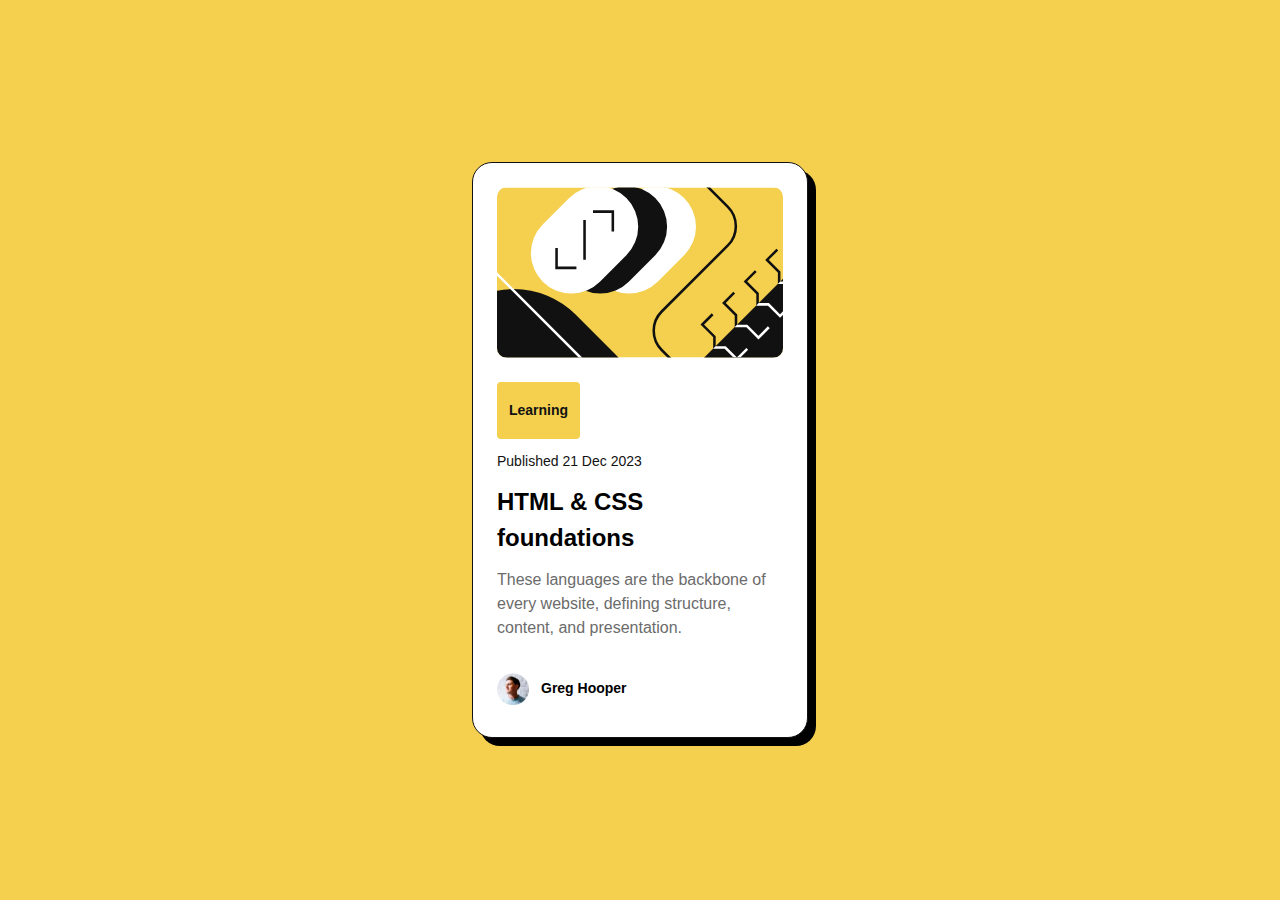
<file: blog-preview-card-main/index.html>
<!DOCTYPE html>
<html lang="en">

<head>
  <meta charset="UTF-8">
  <meta name="viewport" content="width=device-width, initial-scale=1.0">
  <meta name="theme-color" content="#facc15">
  <meta name="title" content="Blog preview card - Frontend Mentor Challenge">
  <meta name="description" content="Practica HTML y CSS creando una tarjeta responsiva con diseño moderno.">
  <link rel="icon" type="image/png" sizes="32x32" href="./assets/images/favicon-32x32.png">

  <title>Frontend Mentor | Blog preview card</title>
  <link rel="stylesheet" href="style.css" />
</head>

<body>
  <main>
    <article>
      <img src="assets/images/illustration-article.svg" alt="ilustration representing HTML and CSS foundations"
        class="card-image">
      <section class="card-content">
        <div class="card-category">
          <p class="tag">Learning</p>
        </div>
        <p class="date"> Published 21 Dec 2023 </p>
        <h2 class="title">HTML & CSS foundations</h2>
        <p class="description"> These languages are the backbone of every website, defining structure, content, and
          presentation.</p>
      </section>
      <section class="card-author">
        <img src="assets/images/image-avatar.webp" alt="Greg Hooper's avatar" class="avatar">
        <p class="author">Greg Hooper</p>
      </section>

      <!-- <div class="attribution">
    Challenge by <a href="https://www.frontendmentor.io?ref=challenge" target="_blank">Frontend Mentor</a>.
    Coded by <a href="#">Your Name Here</a>.
  </div> -->
    </article>
  </main>
</body>

</html>
</file>
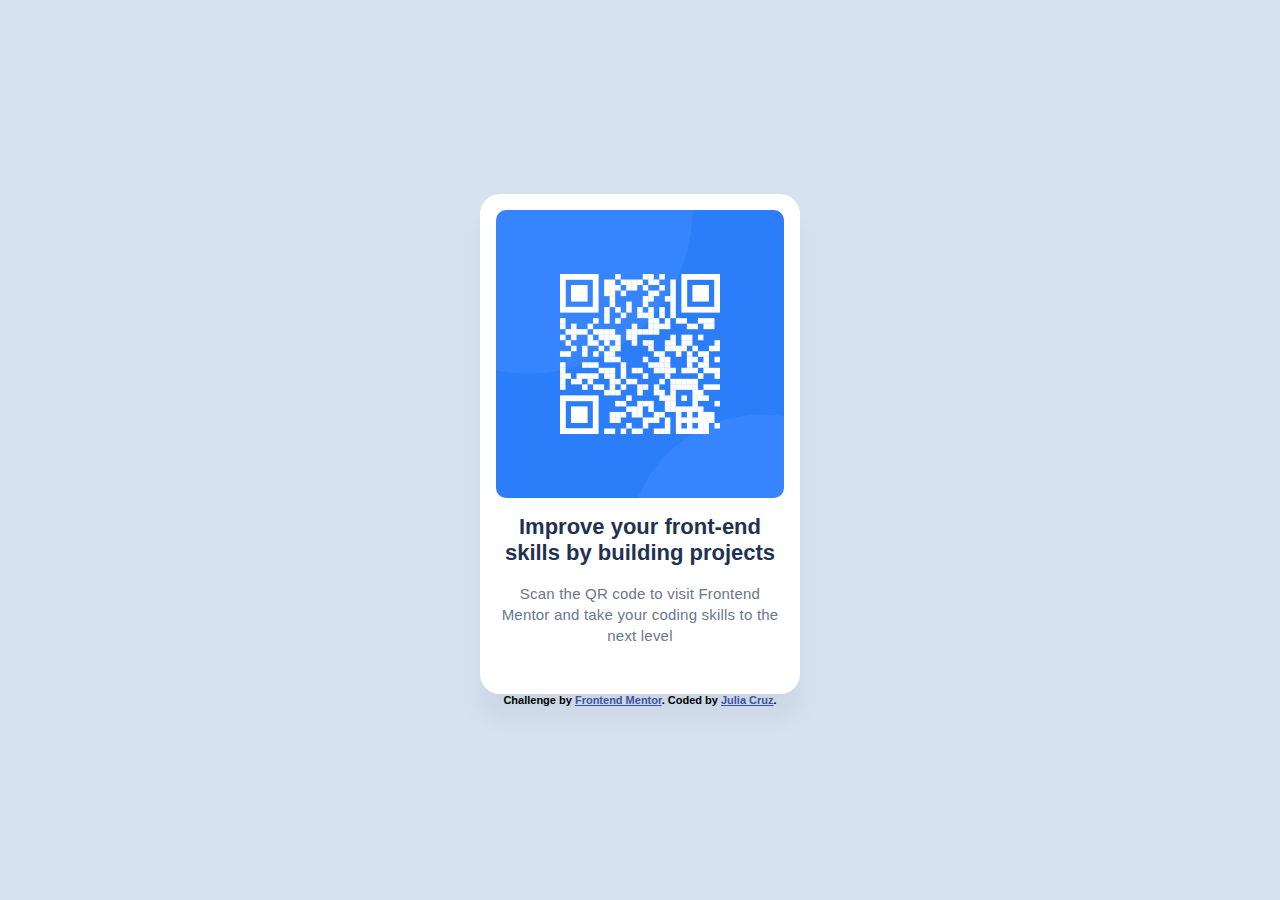
<file: qr-code-component-main/index.html>
<!DOCTYPE html>
<html lang="en">

<head>
  <meta charset="UTF-8" />
  <meta name="viewport" content="width=device-width, initial-scale=1.0" />
  <!-- displays site properly based on user's device -->

  <link rel="icon" type="image/png" sizes="32x32" href="./images/favicon-32x32.png" />
  <link rel="stylesheet" href="style.css" />
  <title>Frontend Mentor | QR code component</title>
</head>

<body>
  <main>
    <div class="box">
      <img src="./images/image-qr-code.png" alt="Scan this QR code to visit Frontend Mentor website" />
      <h2>Improve your front-end skills by building projects</h2>
      <p class="text">
        Scan the QR code to visit Frontend Mentor and take your coding skills
        to the next level
      </p>
    </div>
  </main>
  <footer class="attribution">
    <p>
      Challenge by
      <a href="https://www.frontendmentor.io?ref=challenge" target="_blank">Frontend Mentor</a>. Coded by <a
        href="#">Julia Cruz</a>.
    </p>
  </footer>
</body>

</html>
</file>
<file: blog-preview-card-main/style.css>
:root {
    --yellow: hsl(47, 88%, 63%);
    --white: hsl(0, 0%, 100%);
    --gray-500: hsl(0, 0%, 42%);
    --gray-950: hsl(0, 0%, 7%);

    --font-family: "Figtree", sans-serif;
    --font-size: 16px;
    --font-weight-500: 500;
    --font-weight-800: 800;
}

*,
*::before,
*::after {
    box-sizing: border-box;
}

body {
    background: var(--yellow);
    margin: 0;
    padding: 0;
    font-family: var(--font-family);
}

main {
    height: 100dvh;
    display: flex;
    justify-content: center;
    align-items: center;
    padding: 16px;
}

article {
    display: flex;
    flex-direction: column;
    width: 100%;
    max-width: 336px;
    gap: 24px;
    padding: 24px;
    border: 1px solid var(--gray-950);
    border-radius: 20px;
    background: var(--white);
    box-shadow: 8px 8px 0px 0px #000;
}

.card-image {
    width: 100%;
    border-radius: 10px;
}

.card-content {
    display: flex;
    flex-direction: column;
    align-items: flex-start;
    gap: 12px;
}

.card-category {
    background-color: var(--yellow);
    border-radius: 4px;
    padding: 4px 12px;
    display: flex;
    justify-content: center;
    align-items: center;
    gap: 8px;
}

.tag {
    color: var(--gray-950);
    font-weight: var(--font-weight-800);
    line-height: 150%;
    font-size: 14px;
}

.date {
    margin: 0;
    font-size: 14px;
    line-height: 150%;
    color: var(--gray-950);
    font-weight: var(--font-weight-500);
}

.title {
    margin: 0;
    font-weight: var(--font-weight-800);
    line-height: 150%;
    font-size: 24px;
    transition: color 0.3s ease;
}

@media (hover: hover) {
    .title:hover {
        color: var(--yellow);
        cursor: pointer;
    }
}

.description {
    margin: 0;
    font-size: var(--font-size);
    color: var(--gray-500);
    line-height: 150%;
}

.card-author {
    display: flex;
    align-items: center;
    gap: 12px;
}

.avatar {
    width: 32px;
    height: 32px;
}

.author {
    font-size: 14px;
    font-weight: var(--font-weight-800);
    line-height: 150%;
    font-style: normal;
}

/* Responsive mobile styles */
@media (max-width: 375px) {
    article {
        padding: 20px;
        gap: 20px;
    }

    .tag {
        font-size: 12px;
    }

    .title {
        font-size: 20px;
    }

    .description {
        font-size: 15px;
    }

    .card-content {
        gap: 10px;
    }
}
</file>
<file: qr-code-component-main/style.css>
:root {
    --color-white: hsl(0, 0%, 100%);
    --Slate-300: hsl(212, 45%, 89%);
    --Slate-500: hsl(216, 15%, 48%);
    --Slate-900: hsl(218, 44%, 22%);
    --font-main: 'outfit', sans-serif;

}

* {
    margin: 0;
    padding: 0;
    box-sizing: border-box;
    font-family: var(--font-main);
}

body {
    background-color: var(--Slate-300);
    display: flex;
    width: 100vw;
    height: 100vh;
    flex-direction: column;
    justify-content: center;
    align-items: center;
}

main {
    background-color: var(--color-white);
    width: 320px;
    height: 500px;
    border-radius: 20px;
    padding: var(--spacing-200, 16px);
    box-shadow: 0px 25px 25px 0px rgba(0, 0, 0, 0.05);
}

.box {
    display: flex;
    flex-direction: column;
    align-items: flex-start;
    gap: 16px;


}

img {
    width: 100%;
    border-radius: 10px;
}

h2 {
    color: var(--Slate-900);
    font-size: 22px;
    text-align: center;
    font-weight: 700;
    line-height: 120%;
    /* 26.4px */

}

.text {
    color: var(--Slate-500);
    font-size: 15px;
    font-weight: 400;
    line-height: 140%;
    /* 21px */
    letter-spacing: 0.2px;
    text-align: center;
}


.attribution {
    font-size: 11px;
    text-align: center;
    display: flex;
    justify-content: center;
    font-weight: 600;
}

.attribution a {
    color: hsl(228, 45%, 44%);
}

/* 📱 Estilos para móviles (hasta 375px) */
@media screen and (max-width: 375px) {
    body {
        width: 375px;
    }
}
</file>
